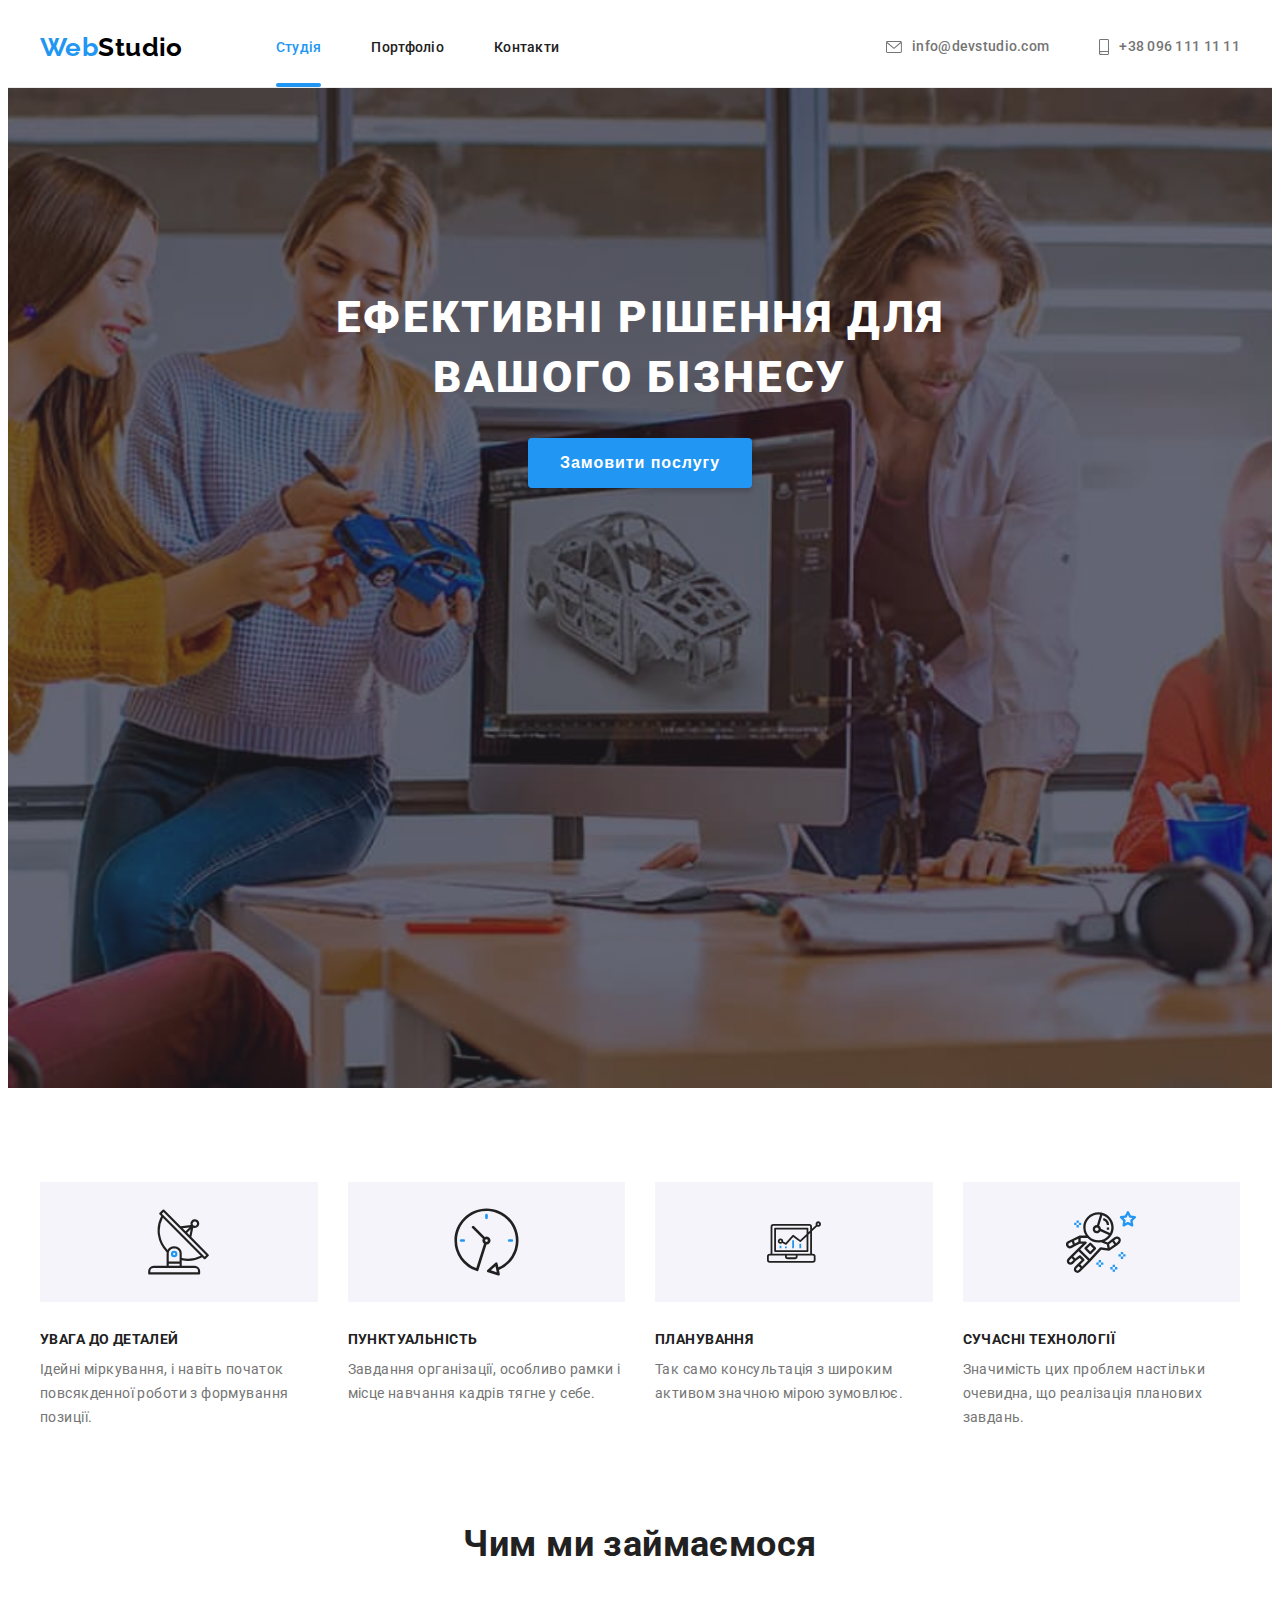
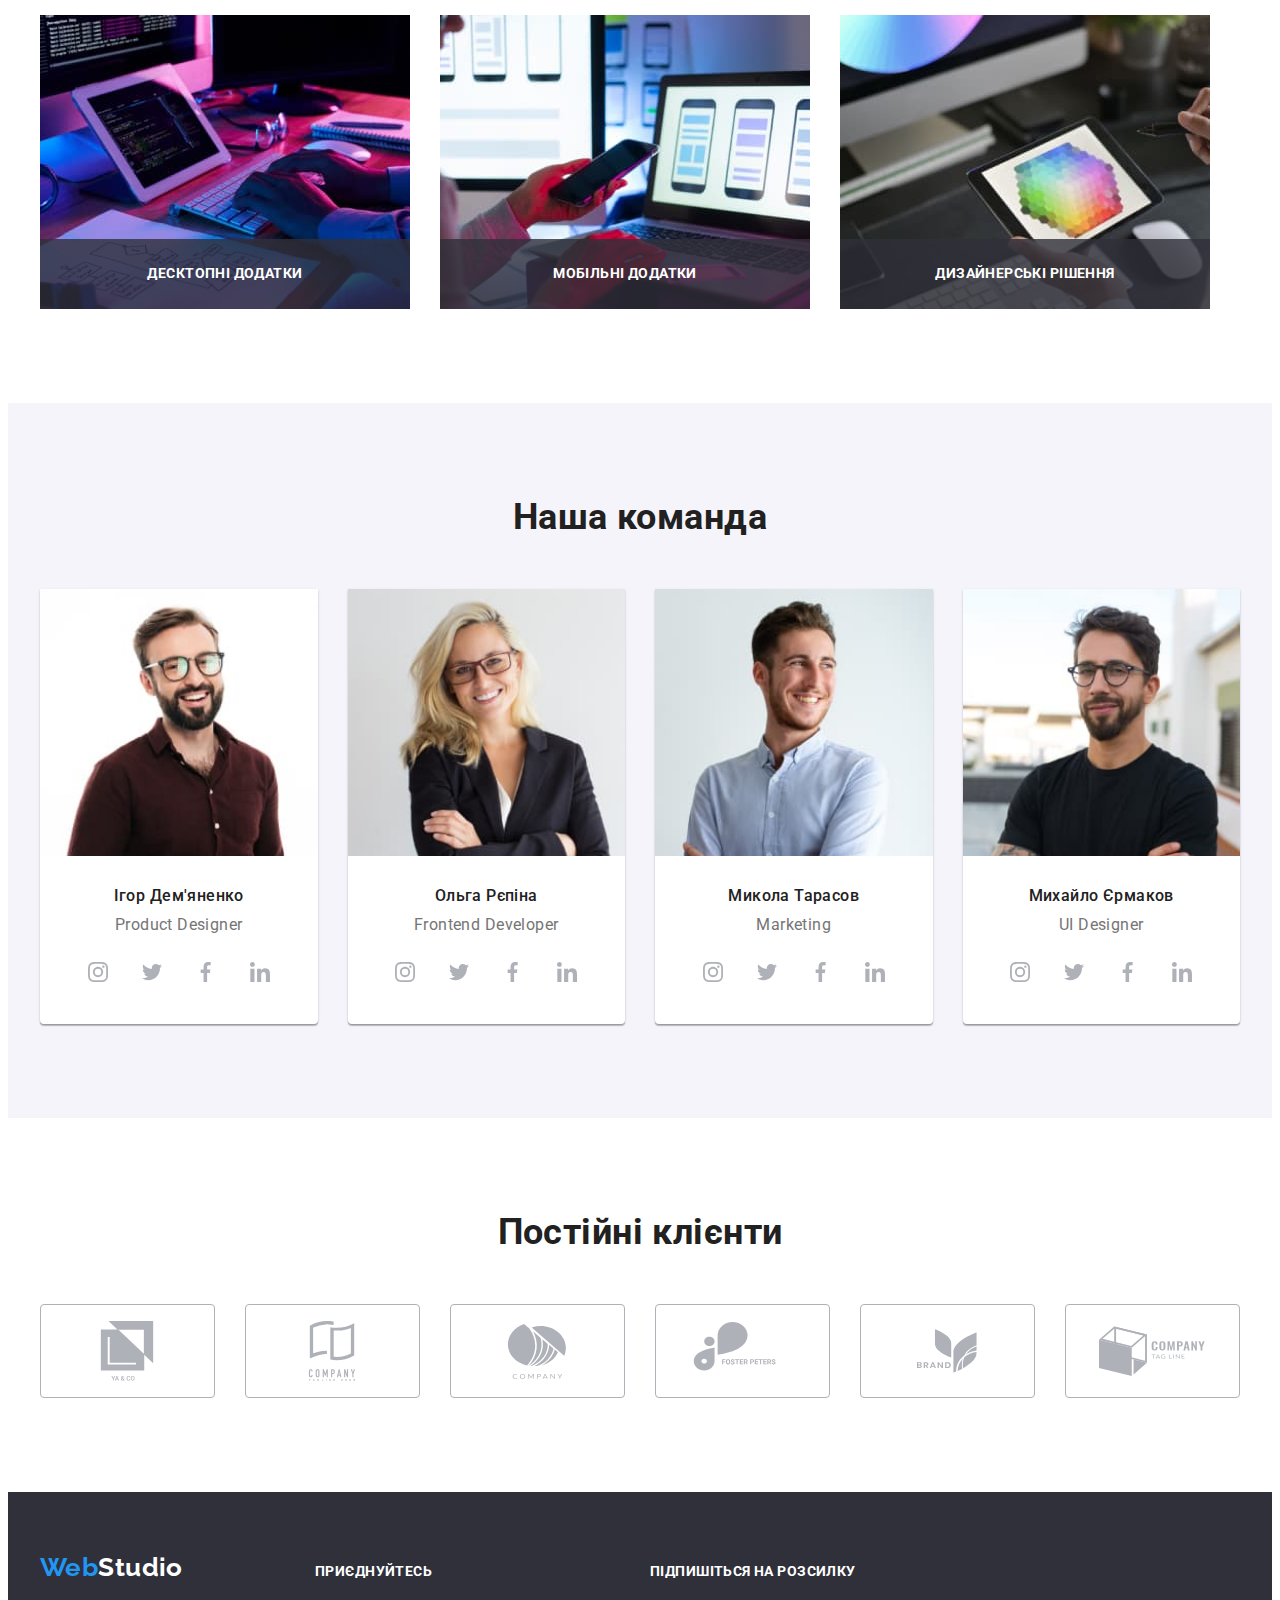
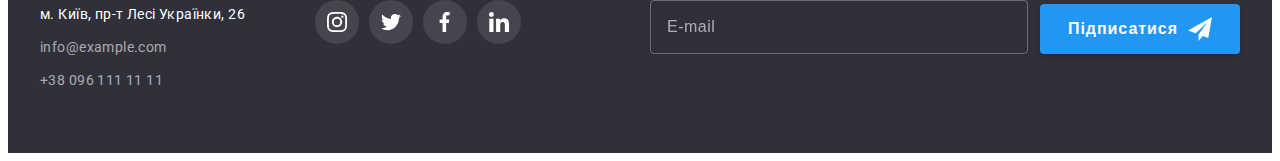
<file: index.html>
<!DOCTYPE html>
<html lang="uk">

<head>
  <meta charset="UTF-8" />
  <meta http-equiv="X-UA-Compatible" content="IE=edge" />
  <meta name="viewport" content="width=device-width, initial-scale=1.0" />
  <title>WebStudio</title>
  <link rel="preconnect" href="https://fonts.googleapis.com">
  <link rel="preconnect" href="https://fonts.gstatic.com" crossorigin>
  <link href="https://fonts.googleapis.com/css2?family=Raleway:wght@700&family=Roboto:wght@400;500;700;900&display=swap"
    rel="stylesheet">
  <link rel="stylesheet" href="https://cdnjs.cloudflare.com/ajax/libs/modern-normalize/1.1.0/modern-normalize.min.css"
    integrity="sha512-wpPYUAdjBVSE4KJnH1VR1HeZfpl1ub8YT/NKx4PuQ5NmX2tKuGu6U/JRp5y+Y8XG2tV+wKQpNHVUX03MfMFn9Q=="
    crossorigin="anonymous" referrerpolicy="no-referrer" />
  <link rel="stylesheet" href="./css/main.min.css">
</head>

<body>
  <!-- header -->

  <header class="header">
    <div class="container header__container">
      <nav class="navigation">
        <a class="logo navigation__logo link" href="./index.html">Web<span
            class="logo__label logo__label--black">Studio</span>
        </a>
        <button type="button" class="menu-open-btn" data-menu-open>
          <svg class="icon-menu-mob" width="24" height="18">
            <use href="./images/symbol-defs.svg#icon-menu-mob"></use>
          </svg>
        </button>
        <ul class="menu list">
          <li class="menu__item">
            <a class="menu__link link menu__inner" href="">Студія</a>
          </li>
          <li class="menu__item">
            <a class="menu__link link" href="./portfolio.html">Портфоліо</a>
          </li>
          <li class="menu__item">
            <a class="menu__link link" href="">Контакти</a>
          </li>
        </ul>
      </nav>
      <ul class="contacts list">
        <li>
          <a class="contacts__link link" href="mailto:info@devstudio.com">
            <svg class="contacts__icon" width="16" height="12">
              <use href="./images/symbol-defs.svg#icon-envelope"></use>
            </svg> info@devstudio.com</a>
        </li>
        <li>
          <a class="contacts__link link" href="tel:+380961111111">
            <svg class="contacts__icon" width="10" height="16">
              <use href="./images/symbol-defs.svg#icon-smartphone"></use>
            </svg>+38 096 111 11 11</a>
        </li>
      </ul>
    </div>
    <div class="mob-menu is-hidden" data-menu>
      <div class="mob-menu__container">
        <div class="mob-menu__top">
          <button type="button" class="mob-menu-close-btn" data-menu-close>
            <svg class="modal-icon-close" width="18" height="18">
              <use href="./images/symbol-defs.svg#icon-close-mob"></use>
            </svg>
          </button>
          <ul class="mob_menu-list list">
            <li class="mob_menu__item">
              <a class="mob_menu__link link menu__inner" href="">Студія</a>
            </li>
            <li class="mob_menu__item">
              <a class="mob_menu__link link" href="./portfolio.html">Портфоліо</a>
            </li>
            <li class="mob_menu__item">
              <a class="mob_menu__link link" href="">Контакти</a>
            </li>
          </ul>
        </div>
        <div class="mob-menu__bottom">
          <ul class="mob_contacts list">
            <li>
              <a class="mob_tel__link link" href="tel:+380961111111">
                +38 096 111 11 11</a>
            </li>
            <li>
              <a class="mob_mail__link link" href="mailto:info@devstudio.com">
                info@devstudio.com</a>
            </li>
          </ul>
          <ul class="mob_soc list">
            <li class="mob_soc__item">
              <a class="mob_soc__link link" href="">Instagram</a>
            </li>
            <span class="mob_soc__line"></span>
            <li class="mob_soc__item">
              <a class="mob_soc__link link" href="">Twitter</a>
            </li>
            <span class="mob_soc__line"></span>
            <li class="mob_soc__item">
              <a class="mob_soc__link link" href="">Facebook</a>
            </li>
            <span class="mob_soc__line"></span>
            <li class="mob_soc__item">
              <a class="mob_soc__link link" href="">LinkedIn</a>
            </li>
          </ul>
        </div>
      </div>
    </div>
  </header>

  <!-- main -->

  <main>
    <section class="hero section">
      <div class="container">
        <div class="hero__content">
          <h1 class="hero__title">Ефективні рішення для вашого бізнесу</h1>
          <button class="btn hero__btn" type="button" data-modal-open>Замовити послугу</button>
        </div>
      </div>
    </section>
    <section class="principies section">
      <div class="container">
        <h2 class="visually-hidden">our principies</h2>
        <ul class="principies__list list">
          <li class="principies__item">
            <div class="principies__background">
              <svg class="principies__icon" width="65" height="70">
                <use href="./images/symbol-defs.svg#icon-antenna"></use>
              </svg>
            </div>
            <h3 class="principies__title">УВАГА ДО ДЕТАЛЕЙ</h3>
            <p class="principies__text">
              Ідейні міркування, і навіть початок повсякденної роботи з формування позиції.
            </p>
          </li>
          <li class="principies__item">
            <div class="principies__background">
              <svg class="principies__icon" width="67" height="70">
                <use href="./images/symbol-defs.svg#icon-clock"></use>
              </svg>
            </div>
            <h3 class="principies__title">ПУНКТУАЛЬНІСТЬ</h3>
            <p class="principies__text">
              Завдання організації, особливо рамки і місце навчання кадрів тягне у себе.
            </p>
          </li>
          <li class="principies__item">
            <div class="principies__background">
              <svg class="principies__icon" width="70" height="54">
                <use href="./images/symbol-defs.svg#icon-diagram"></use>
              </svg>
            </div>
            <h3 class="principies__title">ПЛАНУВАННЯ</h3>
            <p class="principies__text">
              Так само консультація з широким активом значною мірою зумовлює.
            </p>
          </li>
          <li class="principies__item">
            <div class="principies__background">
              <svg class="principies__icon" width="70" height="70">
                <use href="./images/symbol-defs.svg#icon-astronaut"></use>
              </svg>
            </div>
            <h3 class="principies__title">
              СУЧАСНІ ТЕХНОЛОГІЇ
            </h3>
            <p class="principies__text">
              Значимість цих проблем настільки очевидна, що реалізація планових завдань.
            </p>
          </li>
        </ul>
      </div>
    </section>
    <section class="work section">
      <div class="container">
        <h2 class="section-title">Чим ми займаємося</h2>
        <ul class="work__list list">
          <li class="work__item">
            <img srcset="./images/what-we-do/box_1.jpg 1x, ./images/what-we-do/box_1_2x.jpg 2x"
              src="./images/what-we-do/box_1.jpg" alt="box1" width="370" height="294" />
            <div class="work__text">
              <span>
                Десктопні додатки
              </span>
            </div>
          </li>
          <li class="work__item">
            <img srcset="./images/what-we-do/box_2.jpg 1x, ./images/what-we-do/box_2_2x.jpg 2x"
              src="./images/what-we-do/box_2.jpg" alt="box2" width="370" height="294" />
            <div class="work__text">
              <span>
                Мобільні додатки
              </span>
            </div>
          </li>
          <li class="work__item">
            <img srcset="./images/what-we-do/box_3.jpg 1x, ./images/what-we-do/box_3_2x.jpg 2x"
              src="./images/what-we-do/box_3.jpg" alt="box3" width="370" height="294" />
            <div class="work__text">
              <span>
                Дизайнерські рішення
              </span>
            </div>
          </li>
        </ul>
      </div>
    </section>
    <section class="team section">
      <div class="container">
        <h2 class="section-title">Наша команда</h2>
        <ul class="team-list list">
          <li class="team-item">
            <picture>
              <source srcset="./images/our-team/team_1.jpg 1x, 
              ./images/our-team/team_1_2x.jpg 2x " media="(min-width: 1200px)" />
              <source srcset="
              ./images/our-team/team_1_tablet.jpg 1x, 
              ./images/our-team/team_1_tablet2x.jpg 2x " media="(min-width: 768px)" />
              <source srcset="
              ./images/our-team/team_1_mob.jpg 1x, 
              ./images/our-team/team_1_mob2x.jpg 2x " media="(max-width: 767px)" />
              <img src="../images/our-team/team_1.jpg" alt="team_1" />
            </picture>
            <div class="team-content">
              <h3 class="team-name">Ігор Дем'яненко</h3>
              <p class="team-text">Product Designer</p>
              <ul class="team-soc-list list">
                <li class="team-soc-item">
                  <a class="team-soc-link" href=""><svg class="team-soc-icon" width="20" height="20">
                      <use href="./images/symbol-defs.svg#icon-instagram"></use>
                    </svg>
                  </a>
                </li>
                <li class="team-soc-item">
                  <a class="team-soc-link" href="">
                    <svg class="team-soc-icon" width="20" height="20">
                      <use href="./images/symbol-defs.svg#icon-twitter">
                      </use>
                    </svg>
                  </a>
                </li>
                <li class="team-soc-item">
                  <a class="team-soc-link" href="">
                    <svg class="team-soc-icon" width="20" height="20">
                      <use href="./images/symbol-defs.svg#icon-facebook">
                      </use>
                    </svg>
                  </a>
                </li>
                <li class="team-soc-item">
                  <a class="team-soc-link" href="">
                    <svg class="team-soc-icon" width="20" height="20">
                      <use href="./images/symbol-defs.svg#icon-linkedin">
                      </use>
                    </svg>
                  </a>
                </li>
              </ul>
            </div>
          </li>
          <li class="team-item">
            <picture>
              <source srcset="
                          ./images/our-team/team_2.jpg 1x, 
                          ./images/our-team/team_2_2x.jpg 2x " media="(min-width: 1200px)" />
              <source srcset="
                          ./images/our-team/team_2_tablet.jpg 1x, 
                          ./images/our-team/team_2_tablet2x.jpg 2x " media="(min-width: 768px)" />
              <source srcset="
                          ./images/our-team/team_2_mob.jpg 1x, 
                          ./images/our-team/team_2_mob2x.jpg 2x " media="(max-width: 767px)" />
              <img src="./images/our-team/team_2.jpg" alt="team_1" />
            </picture>
            <div class="team-content">
              <h3 class="team-name">Ольга Рєпіна</h3>
              <p class="team-text">Frontend Developer</p>
              <ul class="team-soc-list list">
                <li class="team-soc-item">
                  <a class="team-soc-link" href=""><svg class="team-soc-icon" width="20" height="20">
                      <use href="./images/symbol-defs.svg#icon-instagram"></use>
                    </svg>
                  </a>
                </li>
                <li class="team-soc-item">
                  <a class="team-soc-link" href="">
                    <svg class="team-soc-icon" width="20" height="20">
                      <use href="./images/symbol-defs.svg#icon-twitter">
                      </use>
                    </svg>
                  </a>
                </li>
                <li class="team-soc-item">
                  <a class="team-soc-link" href="">
                    <svg class="team-soc-icon" width="20" height="20">
                      <use href="./images/symbol-defs.svg#icon-facebook">
                      </use>
                    </svg>
                  </a>
                </li>
                <li class="team-soc-item">
                  <a class="team-soc-link" href="">
                    <svg class="team-soc-icon" width="20" height="20">
                      <use href="./images/symbol-defs.svg#icon-linkedin">
                      </use>
                    </svg>
                  </a>
                </li>
              </ul>
            </div>
          </li>
          <li class="team-item">
            <picture>
              <source srcset="
                          ./images/our-team/team_3.jpg 1x, 
                          ./images/our-team/team_3_2x.jpg 2x " media="(min-width: 1200px)" />
              <source srcset="
                          ./images/our-team/team_3_tablet.jpg 1x, 
                          ./images/our-team/team_3_tablet2x.jpg 2x " media="(min-width: 768px)" />
              <source srcset="
                          ./images/our-team/team_3_mob.jpg 1x, 
                          ./images/our-team/team_3_mob2x.jpg 2x " media="(max-width: 767px)" />
              <img src="./images/our-team/team_3.jpg" alt="team_1" />
            </picture>
            <div class="team-content">
              <h3 class="team-name">Микола Тарасов</h3>
              <p class="team-text">Marketing</p>
              <ul class="team-soc-list list">
                <li class="team-soc-item">
                  <a class="team-soc-link" href=""><svg class="team-soc-icon" width="20" height="20">
                      <use href="./images/symbol-defs.svg#icon-instagram"></use>
                    </svg>
                  </a>
                </li>
                <li class="team-soc-item">
                  <a class="team-soc-link" href="">
                    <svg class="team-soc-icon" width="20" height="20">
                      <use href="./images/symbol-defs.svg#icon-twitter">
                      </use>
                    </svg>
                  </a>
                </li>
                <li class="team-soc-item">
                  <a class="team-soc-link" href="">
                    <svg class="team-soc-icon" width="20" height="20">
                      <use href="./images/symbol-defs.svg#icon-facebook">
                      </use>
                    </svg>
                  </a>
                </li>
                <li class="team-soc-item">
                  <a class="team-soc-link" href="">
                    <svg class="team-soc-icon" width="20" height="20">
                      <use href="./images/symbol-defs.svg#icon-linkedin">
                      </use>
                    </svg>
                  </a>
                </li>
              </ul>
            </div>
          </li>
          <li class="team-item">
            <picture>
              <source srcset="
                          ./images/our-team/team_4.jpg 1x, 
                          ./images/our-team/team_4_2x.jpg 2x " media="(min-width: 1200px)" />
              <source srcset="
                          ./images/our-team/team_4_tablet.jpg 1x, 
                          ./images/our-team/team_4_tablet2x.jpg 2x " media="(min-width: 768px)" />
              <source srcset="
                          ./images/our-team/team_4_mob.jpg 1x, 
                          ./images/our-team/team_4_mob2x.jpg 2x " media="(max-width: 767px)" />
              <img src="./images/our-team/team_4.jpg" alt="team_1" width="450px" />
            </picture>
            <div class="team-content">
              <h3 class="team-name">Михайло Єрмаков</h3>
              <p class="team-text">UI Designer</p>
              <ul class="team-soc-list list">
                <li class="team-soc-item">
                  <a class="team-soc-link" href=""><svg class="team-soc-icon" width="20" height="20">
                      <use href="./images/symbol-defs.svg#icon-instagram"></use>
                    </svg>
                  </a>
                </li>
                <li class="team-soc-item">
                  <a class="team-soc-link" href="">
                    <svg class="team-soc-icon" width="20" height="20">
                      <use href="./images/symbol-defs.svg#icon-twitter">
                      </use>
                    </svg>
                  </a>
                </li>
                <li class="team-soc-item">
                  <a class="team-soc-link" href="">
                    <svg class="team-soc-icon" width="20" height="20">
                      <use href="./images/symbol-defs.svg#icon-facebook">
                      </use>
                    </svg>
                  </a>
                </li>
                <li class="team-soc-item">
                  <a class="team-soc-link" href="">
                    <svg class="team-soc-icon" width="20" height="20">
                      <use href="./images/symbol-defs.svg#icon-linkedin">
                      </use>
                    </svg>
                  </a>
                </li>
              </ul>
            </div>
          </li>
        </ul>
      </div>
      </div>
    </section>
    <section class="clients section">
      <div class="container">
        <h2 class="section-title">Постійні клієнти</h2>
        <ul class="clients-icon-group list">
          <li class="clients-item">
            <a class="clients-icon-link" href=""> <svg class="clients-icon" width="106" height="60">
                <use href="./images/symbol-defs.svg#icon-client-1"></use>
              </svg>
            </a>
          </li>
          <li class="clients-item">
            <a class="clients-icon-link" href=""> <svg class="clients-icon" width="106" height="60">
                <use href="./images/symbol-defs.svg#icon-client-2"></use>
              </svg>
            </a>
          </li>
          <li class="clients-item">
            <a class="clients-icon-link" href=""> <svg class="clients-icon" width="106" height="60">
                <use href="./images/symbol-defs.svg#icon-client-3"></use>
              </svg>
            </a>
          </li>
          <li class="clients-item">
            <a class="clients-icon-link" href=""> <svg class="clients-icon" width="106" height="60">
                <use href="./images/symbol-defs.svg#icon-client-4"></use>
              </svg>
            </a>
          </li>
          <li class="clients-item">
            <a class="clients-icon-link" href=""> <svg class="clients-icon" width="106" height="60">
                <use href="./images/symbol-defs.svg#icon-client-5"></use>
              </svg>
            </a>
          </li>
          <li class="clients-item">
            <a class="clients-icon-link" href=""> <svg class="clients-icon" width="106" height="60">
                <use href="./images/symbol-defs.svg#icon-client-6"></use>
              </svg>
            </a>
          </li>
        </ul>
      </div>
    </section>
  </main>

  <!-- footer -->

  <footer class="footer">
    <div class="container">
      <div class="footer-tablet">
        <div class="footer-contact">
          <a class="footer-logo link" href="./index.html">Web<span class="footer-logo-studio">Studio</span>
          </a>
          <address class="footer-adress">
            <ul class="footer-list list">
              <li class="footer-item">
                <a class="map link" href="https://goo.gl/maps/e1kzpUuALeePTq5k7" target="_blank"
                  rel="noopener noreferrer nofollow">м. Київ, пр-т Лесі Українки, 26</a>
              </li>
              <li class="footer-item">
                <a class="footer-tel link" href="mailto:info@example.com">info@example.com</a>
              </li>
              <li class="footer-item-tel">
                <a class="footer-tel link" href="tel:+12127724150">+38 096 111 11 11</a>
              </li>
            </ul>
          </address>
        </div>
        <div class="footer-soc">
          <p class="footer-soc-text">приєднуйтесь</p>
          <ul class="footer-soc-list list">
            <li class="footer-soc-item"><a class="footer-soc-link" href="">
                <svg class="footer-soc-icon" width="20" height="20">
                  <use href="./images/symbol-defs.svg#icon-instagram">
                  </use>
                </svg>
              </a></li>
            <li class="footer-soc-item"><a class="footer-soc-link" href="">
                <svg class="footer-soc-icon" width="20" height="20">
                  <use href="./images/symbol-defs.svg#icon-twitter">
                  </use>
                </svg>
              </a></li>
            <li class="footer-soc-item"><a class="footer-soc-link" href="">
                <svg class="footer-soc-icon" width="20" height="20">
                  <use href="./images/symbol-defs.svg#icon-facebook">
                  </use>
                </svg>
              </a></li>
            <li class="footer-soc-item"><a class="footer-soc-link" href="">
                <svg class="footer-soc-icon" width="20" height="20">
                  <use href="./images/symbol-defs.svg#icon-linkedin">
                  </use>
                </svg>
              </a></li>
          </ul>
        </div>
      </div>
      <form>
        <div class="subscription footer-soc">
          <div>
            <p class="footer-soc-text">підпишіться на розсилку</p>
            <label>
              <input type="email" class="footer-subscribe" name="subscribe" placeholder="E-mail">
            </label>
          </div>
          <div>
            <button class="subscribe-btn" type="submit">Підписатися
              <svg class="icon-send" width="24" height="24">
                <use href="./images/symbol-defs.svg#icon-send">
                </use>
              </svg>
            </button>
          </div>
        </div>
      </form>
    </div>
  </footer>
  <div class="backdrop is-hidden" data-modal>
    <div class="modal">
      <button type="button" class="modal-btn" data-modal-close>
        <svg class="modal-icon-close" width="18" height="18">
          <use href="./images/symbol-defs.svg#icon-close"></use>
        </svg>
      </button>
      <p class="modal-title">Залиште свої дані, ми вам передзвонимо</p>
      <form>
        <label class="modal-field">
          <span class="modal-label-text">Ім'я</span>
          <span class="modal-input-wrap">
            <input type="text" class="modal-input" name="user-name" required>
            <svg class="modal-input-icon" width="18" height="18">
              <use href="./images/symbol-defs.svg#icon-person-black"></use>
            </svg>
          </span>
        </label>
        <label class="modal-field">
          <span class="modal-label-text">Телефон</span>
          <span class="modal-input-wrap">
            <input type="tel" class="modal-input" name="user-tel" required>
            <svg class="modal-input-icon" width="18" height="18">
              <use href="./images/symbol-defs.svg#icon-phone-black"></use>
            </svg>
          </span>
        </label>
        <label class="modal-field">
          <span class="modal-label-text">Пошта</span>
          <span class="modal-input-wrap">
            <input type="email" class="modal-input" name="user-email" required>
            <svg class="modal-input-icon" width="18" height="18">
              <use href="./images/symbol-defs.svg#icon-email-black"></use>
            </svg>
          </span>
        </label>
        <label class="modal-field-area">
          <span class="modal-label-text">Коментар</span>
          <textarea name="comment" class="modal-area" placeholder="Введіть текст"></textarea>
        </label>

        <div class="modal-privacy">
          <input type="checkbox" class="checkbox visually-hidden" name="privacy" value="true" required id="privacy">
          <label for="privacy" class="check-text">

            <span>
              <svg class="icon-check1" width="16" height="15">
                <use href="./images/symbol-defs.svg#icon-check1"></use>
              </svg>
            </span>
            Погоджуюся з розсилкою та приймаю &nbsp<a href=""> Умови договору </a>

          </label>
        </div>
        <div class="modal-btn-wrap">
          <button type="submit" class="modal-button">Відправити</button>
        </div>

      </form>
    </div>
  </div>
  <script src="./js/modal.js"></script>
  <script src="./js/menu.js"></script>
</body>

</html>
</file>
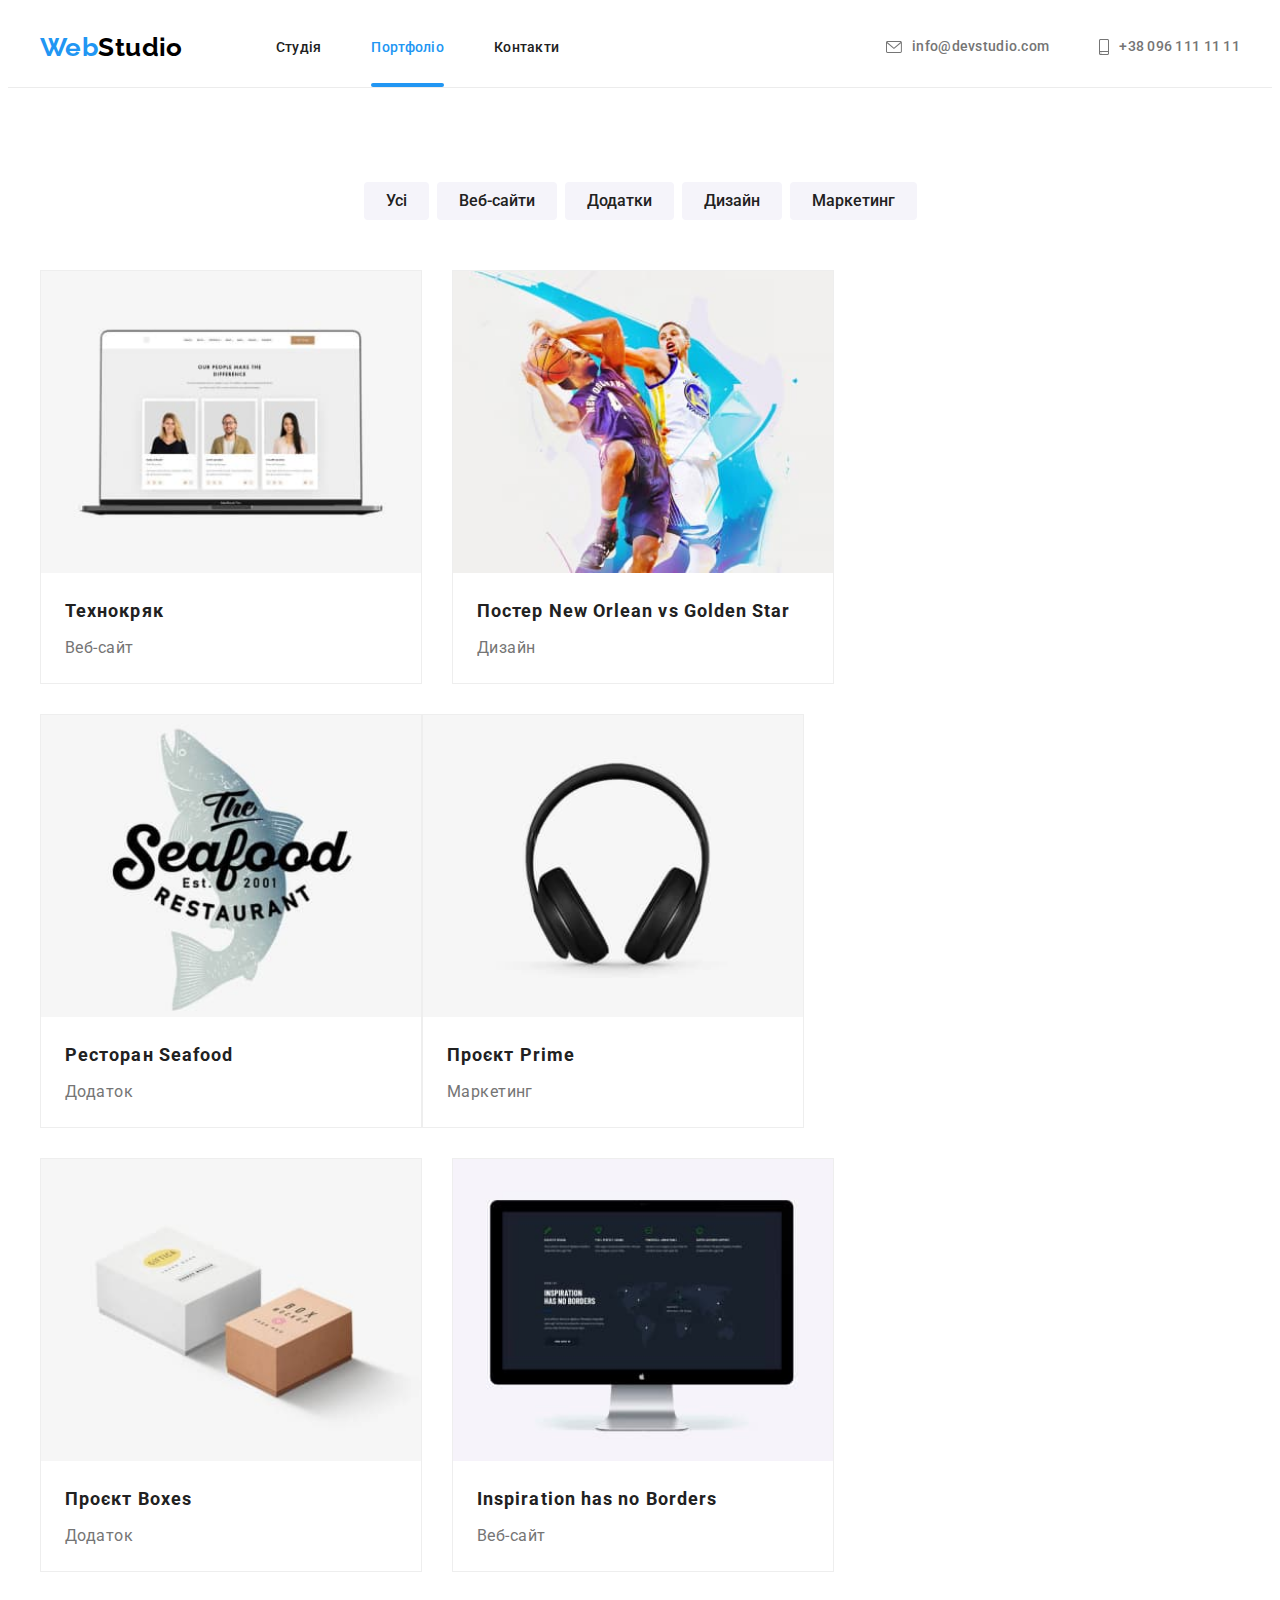
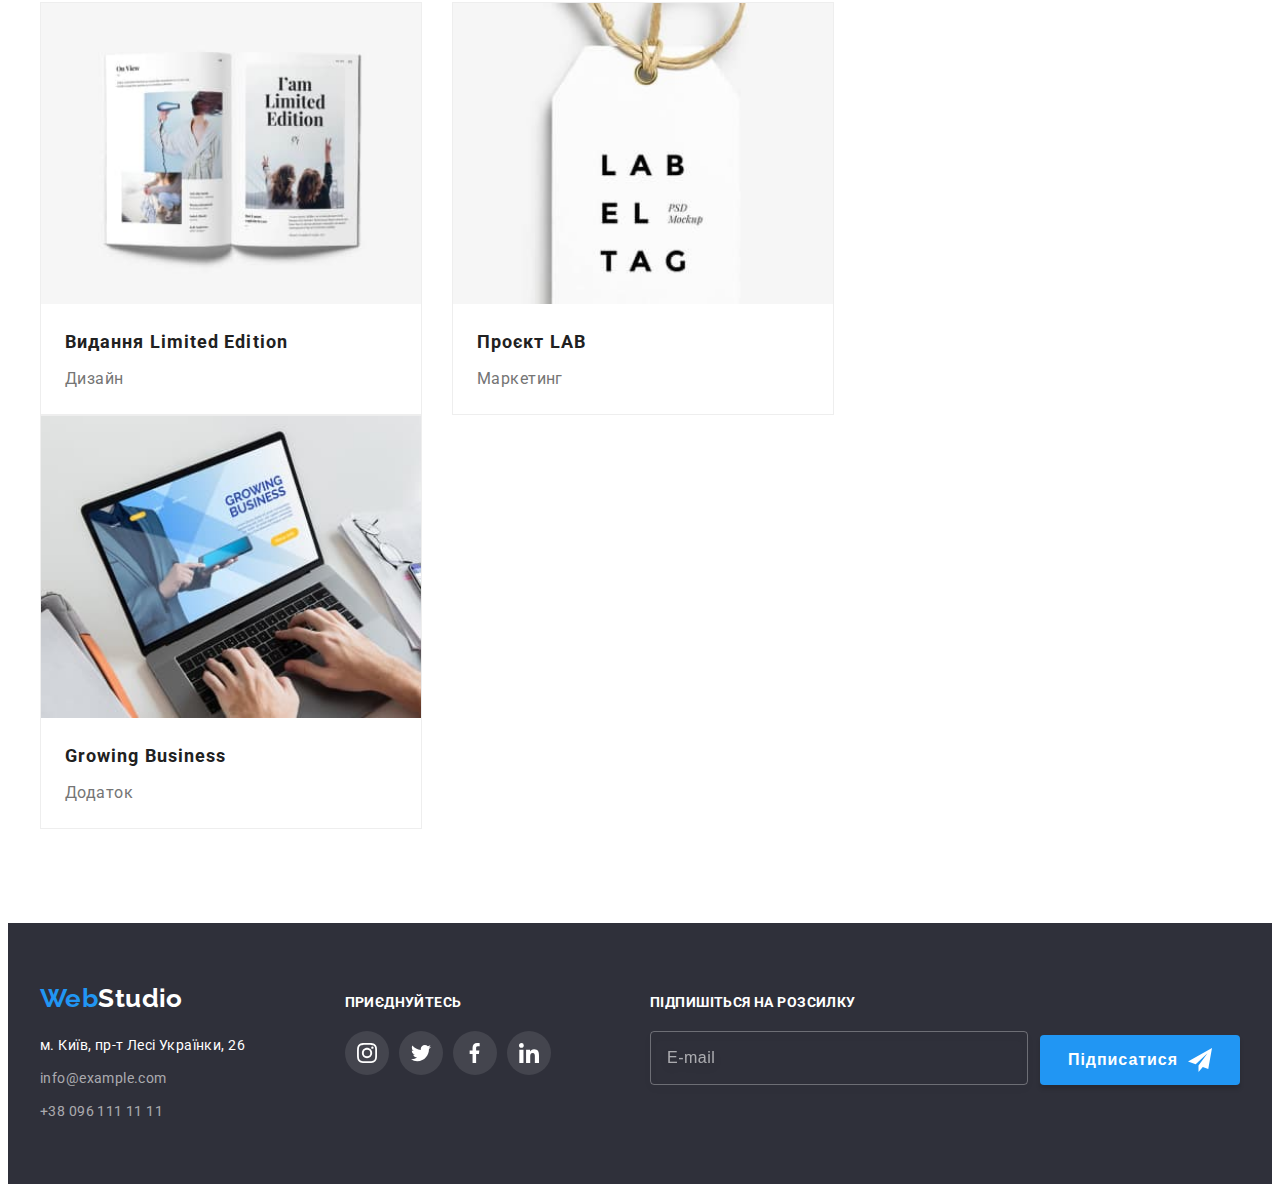
<file: portfolio.html>
<!DOCTYPE html>
<html lang="uk">

<head>
    <meta charset="UTF-8" />
    <meta http-equiv="X-UA-Compatible" content="IE=edge" />
    <meta name="viewport" content="width=device-width, initial-scale=1.0" />
    <title>WebStudio</title>
    <link rel="preconnect" href="https://fonts.googleapis.com">
    <link rel="preconnect" href="https://fonts.gstatic.com" crossorigin>
    <link
        href="https://fonts.googleapis.com/css2?family=Raleway:wght@700;900&family=Roboto:wght@400;500;700&display=swap"
        rel="stylesheet">
    <link rel="stylesheet" href="https://cdnjs.cloudflare.com/ajax/libs/modern-normalize/1.1.0/modern-normalize.min.css"
        integrity="sha512-wpPYUAdjBVSE4KJnH1VR1HeZfpl1ub8YT/NKx4PuQ5NmX2tKuGu6U/JRp5y+Y8XG2tV+wKQpNHVUX03MfMFn9Q=="
        crossorigin="anonymous" referrerpolicy="no-referrer" />
    <link rel="stylesheet" href="./css/main.min.css">
</head>

<body>
    <!-- header -->
    <!-- <header class="header">
        <div class="container header__container">
            <nav class="navigation">
                <a class="logo navigation__logo link" href="./index.html">Web<span
                        class="logo__label--black">Studio</span>
                </a>
                <ul class="nav-list list">
                    <li class="nav-item">
                        <a class="nav-link link " href="./index.html">Студія</a>
                    </li>
                    <li class="nav-item">
                        <a class="nav-link link nav-inner" href="./portfolio.html">Портфоліо</a>
                    </li>
                    <li class="nav-item">
                        <a class="nav-link link" href="">Контакти</a>
                    </li>
                </ul>
            </nav>
            <ul class="nav-list list">
                <li class="nav-envelop">
                    <a class="contact-link link" href="mailto:info@devstudio.com">
                        <svg class="contact-link-icon" width="16" height="12">
                            <use href="./images/symbol-defs.svg#icon-envelope"></use>
                        </svg> info@devstudio.com</a>
                </li>
                <li>
                    <a class="contact-link link" href="tel:+380961111111">
                        <svg class="contact-link-icon" width="10" height="16">
                            <use href="./images/symbol-defs.svg#icon-smartphone"></use>
                        </svg>+38 096 111 11 11</a>
                </li>
            </ul>
        </div>
    </header> -->
    <header class="header">
        <div class="container header__container">
            <nav class="navigation">
                <a class="logo navigation__logo link" href="./index.html">Web<span
                        class="logo__label--black">Studio</span>
                </a>
                <ul class="menu list">
                    <li class="menu__item">
                        <a class="menu__link link" href="./index.html">Студія</a>
                    </li>
                    <li class="menu__item">
                        <a class="menu__link link  menu__inner" href="./portfolio.html">Портфоліо</a>
                    </li>
                    <li class="menu__item">
                        <a class="menu__link link" href="">Контакти</a>
                    </li>
                </ul>
            </nav>
            <ul class="contacts list">
                <li>
                    <a class="contacts__link link" href="mailto:info@devstudio.com">
                        <svg class="contacts__icon" width="16" height="12">
                            <use href="./images/symbol-defs.svg#icon-envelope"></use>
                        </svg> info@devstudio.com</a>
                </li>
                <li>
                    <a class="contacts__link link" href="tel:+380961111111">
                        <svg class="contacts__icon" width="10" height="16">
                            <use href="./images/symbol-defs.svg#icon-smartphone"></use>
                        </svg>+38 096 111 11 11</a>
                </li>
            </ul>
        </div>
    </header>
    <!-- main -->
    <main>
        <section class="portfolio section">
            <div class="container">
                <h1 class="visually-hidden">Портфоліо</h1>
                <ul class="filter-list">
                    <li class="list"><button class="filter-btn" type="button">Усі</button></li>
                    <li class="list"><button class="filter-btn" type="button">Веб-сайти</button></li>
                    <li class="list"><button class="filter-btn" type="button">Додатки</button></li>
                    <li class="list"><button class="filter-btn" type="button">Дизайн</button></li>
                    <li class="list"><button class="filter-btn" type="button">Маркетинг</button></li>
                </ul>
                <ul class="portfolio-list">
                    <li class="portfolio-item list">
                        <a class="link" href="">
                            <div class="portfolio-wrap">
                                <img src="./images/portfolio/project1.jpg" alt="project1" width="370" height="294">
                                <p class="portfolio-top-text">
                                    Ресурс пропонує комплексні пропозиції з різним рівнем функціоналу та сервісів. Все
                                    це
                                    дозволить відвідувачу отримати
                                    вичерпні відомості про компанію чи приватну особу.
                                </p>
                            </div>
                            <div class="portfolio-content">
                                <h2 class="portfolio-title">Технокряк</h3>
                                    <p class="portfolio-text">Веб-сайт</p>
                            </div>
                        </a>
                    </li>
                    <li class="portfolio-item list">
                        <a class="link" href="">
                            <div class="portfolio-wrap">
                                <img src="./images/portfolio/project2.jpg" alt="project2" width="370" height="294">
                                <p class="portfolio-top-text">
                                    Ресурс пропонує комплексні пропозиції з різним рівнем функціоналу та сервісів. Все
                                    це
                                    дозволить відвідувачу отримати
                                    вичерпні відомості про компанію чи приватну особу.
                                </p>
                            </div>
                            <div class="portfolio-content">
                                <h2 class="portfolio-title">Постер New Orlean vs Golden Star</h3>
                                    <p class="portfolio-text">Дизайн</p>
                            </div>
                        </a>
                    </li>
                    <li class="portfolio-item list">
                        <a class="link" href="">
                            <div class="portfolio-wrap">
                                <img src="./images/portfolio/project3.jpg" alt="project3" width="370" height="294">
                                <p class="portfolio-top-text">
                                    Ресурс пропонує комплексні пропозиції з різним рівнем функціоналу та сервісів. Все
                                    це
                                    дозволить відвідувачу отримати
                                    вичерпні відомості про компанію чи приватну особу.
                                </p>
                            </div>
                            <div class="portfolio-content">
                                <h2 class="portfolio-title">Ресторан Seafood</h3>
                                    <p class="portfolio-text">Додаток</p>
                            </div>
                        </a>
                    </li>
                    <li class="portfolio-item list">
                        <a class="link" href="">
                            <div class="portfolio-wrap">
                                <img src="./images/portfolio/project4.jpg" alt="project4" width="370" height="294">
                                <p class="portfolio-top-text">
                                    Ресурс пропонує комплексні пропозиції з різним рівнем функціоналу та сервісів. Все
                                    це
                                    дозволить відвідувачу отримати
                                    вичерпні відомості про компанію чи приватну особу.
                                </p>
                            </div>
                            <div class="portfolio-content">
                                <h2 class="portfolio-title">Проєкт Prime</h3>
                                    <p class="portfolio-text">Маркетинг</p>
                            </div>
                        </a>
                    </li>
                    <li class="portfolio-item list">
                        <a class="link" href="">
                            <div class="portfolio-wrap">
                                <img src="./images/portfolio/project5.jpg" alt="project5" width="370" height="294">
                                <p class="portfolio-top-text">
                                    Ресурс пропонує комплексні пропозиції з різним рівнем функціоналу та сервісів. Все
                                    це
                                    дозволить відвідувачу отримати
                                    вичерпні відомості про компанію чи приватну особу.
                                </p>
                            </div>
                            <div class="portfolio-content">
                                <h2 class="portfolio-title">Проєкт Boxes</h3>
                                    <p class="portfolio-text">Додаток</p>
                            </div>
                        </a>
                    </li>
                    <li class="portfolio-item list">
                        <a class="link" href="">
                            <div class="portfolio-wrap">
                                <img src="./images/portfolio/project6.jpg" alt="project6" width="370" height="294">
                                <p class="portfolio-top-text">
                                    Ресурс пропонує комплексні пропозиції з різним рівнем функціоналу та сервісів. Все
                                    це
                                    дозволить відвідувачу отримати
                                    вичерпні відомості про компанію чи приватну особу.
                                </p>
                            </div>
                            <div class="portfolio-content">
                                <h2 class="portfolio-title">Inspiration has no Borders</h3>
                                    <p class="portfolio-text">Веб-сайт</p>
                            </div>
                        </a>
                    </li>
                    <li class="portfolio-item list">
                        <a class="link" href="">
                            <div class="portfolio-wrap">
                                <img src="./images/portfolio/project7.jpg" alt="project7" width="370" height="294">
                                <p class="portfolio-top-text">
                                    Ресурс пропонує комплексні пропозиції з різним рівнем функціоналу та сервісів. Все
                                    це
                                    дозволить відвідувачу отримати
                                    вичерпні відомості про компанію чи приватну особу.
                                </p>
                            </div>
                            <div class="portfolio-content">
                                <h2 class="portfolio-title">Видання Limited Edition</h3>
                                    <p class="portfolio-text">Дизайн</p>
                            </div>
                        </a>
                    </li>
                    <li class="portfolio-item list">
                        <a class="link" href="">
                            <div class="portfolio-wrap">
                                <img src="./images/portfolio/project8.jpg" alt="project8" width="370" height="294">
                                <p class="portfolio-top-text">
                                    Ресурс пропонує комплексні пропозиції з різним рівнем функціоналу та сервісів. Все
                                    це
                                    дозволить відвідувачу отримати
                                    вичерпні відомості про компанію чи приватну особу.
                                </p>
                            </div>
                            <div class="portfolio-content">
                                <h2 class="portfolio-title">Проєкт LAB</h3>
                                    <p class="portfolio-text">Маркетинг</p>
                            </div>
                        </a>
                    </li>
                    <li class="portfolio-item list">
                        <a class="link" href="">
                            <div class="portfolio-wrap">
                                <img src="./images/portfolio/project9.jpg" alt="project9" width="370" height="294">
                                <p class="portfolio-top-text">
                                    Ресурс пропонує комплексні пропозиції з різним рівнем функціоналу та сервісів. Все
                                    це
                                    дозволить відвідувачу отримати
                                    вичерпні відомості про компанію чи приватну особу.
                                </p>
                            </div>
                            <div class="portfolio-content">
                                <h2 class="portfolio-title">Growing Business</h3>
                                    <p class="portfolio-text">Додаток</p>
                            </div>
                        </a>
                    </li>
                </ul>
        </section>
        </div>
    </main>
    <!-- footer -->
    <footer class="footer">
        <div class="container">
            <div>
                <a class="footer-logo link" href="./index.html">Web<span class="footer-logo-studio">Studio</span>
                </a>
                <address class="footer-adress">
                    <ul class="footer-list list">
                        <li class="footer-item">
                            <a class="map link" href="https://goo.gl/maps/e1kzpUuALeePTq5k7" target="_blank"
                                rel="noopener noreferrer nofollow">м. Київ, пр-т Лесі Українки, 26</a>
                        </li>
                        <li class="footer-item">
                            <a class="footer-tel link" href="mailto:info@example.com">info@example.com</a>
                        </li>
                        <li class="footer-item-tel">
                            <a class="footer-tel link" href="tel:+12127724150">+38 096 111 11 11</a>
                        </li>
                    </ul>
                </address>
            </div>
            <div class="footer-soc">
                <p class="footer-soc-text">приєднуйтесь</p>
                <ul class="footer-soc-list list">
                    <li class="footer-soc-item"><a class="footer-soc-link" href="">
                            <svg class="footer-soc-icon" width="20" height="20">
                                <use href="./images/symbol-defs.svg#icon-instagram">
                                </use>
                            </svg>
                        </a></li>
                    <li class="footer-soc-item"><a class="footer-soc-link" href="">
                            <svg class="footer-soc-icon" width="20" height="20">
                                <use href="./images/symbol-defs.svg#icon-twitter">
                                </use>
                            </svg>
                        </a></li>
                    <li class="footer-soc-item"><a class="footer-soc-link" href="">
                            <svg class="footer-soc-icon" width="20" height="20">
                                <use href="./images/symbol-defs.svg#icon-facebook">
                                </use>
                            </svg>
                        </a></li>
                    <li class="footer-soc-item"><a class="footer-soc-link" href="">
                            <svg class="footer-soc-icon" width="20" height="20">
                                <use href="./images/symbol-defs.svg#icon-linkedin">
                                </use>
                            </svg>
                        </a></li>
                </ul>
            </div>
            <div class="subscription footer-soc">
                <div>
                    <p class="footer-soc-text">підпишіться на розсилку</p>
                    <label>
                        <input type="email" class="footer-subscribe" name="subscribe" placeholder="E-mail">
                    </label>
                </div>
                <div>
                    <button class="subscribe-btn" type="button">Підписатися
                        <svg class="icon-send" width="24" height="24">
                            <use href="./images/symbol-defs.svg#icon-send">
                            </use>
                        </svg>
                    </button>
                </div>
            </div>
        </div>
    </footer>
</body>

</html>
</file>
<file: css/main.min.css>
:root{--main-text-color: #757575;--second-title-color: #212121;--accent-color: #2196f3;--main-title-color: #ffffff;--second-background: #2f303a;--team-background: #f5f4fa;--hero-gradient: linear-gradient(to right, rgba(47, 48, 58, 0.4), rgba(47, 48, 58, 0.4))}.visually-hidden{position:absolute;white-space:nowrap;width:1px;height:1px;overflow:hidden;border:0;padding:0;clip:rect(0 0 0 0);-webkit-clip-path:inset(50%);clip-path:inset(50%);margin:-1px}p,h1,h2,h3,h4,h5,h6{margin:0}ul,ol{margin:0;padding-left:0}button{cursor:pointer}address{font-style:normal}.list{list-style:none}.link{text-decoration:none}img{display:block;width:100%;height:auto}body{font-family:"Roboto",sans-serif;letter-spacing:.03em;font-size:14px;color:var(--main-text-color)}.no-scroll{overflow:hidden}.container{width:100%;padding-left:15px;padding-right:15px;margin:0 auto}@media screen and (min-width: 480px){.container{width:480px}}@media screen and (min-width: 768px){.container{width:768px}}@media screen and (min-width: 1200px){.container{width:1200px}}.section{padding-top:60px;padding-bottom:60px}@media screen and (min-width: 1200px){.section{padding-top:94px;padding-bottom:94px}}.section-title{font-weight:700;font-size:28px;line-height:1.17;text-align:center;color:var(--second-title-color);margin-bottom:30px}@media screen and (min-width: 1200px){.section-title{font-size:36px;line-height:1.16;margin-bottom:50px}}.backdrop{position:fixed;top:0;width:100%;height:100%;background-color:rgba(0,0,0,.2);transition:opacity 250ms linear,visibility 250ms linear}.backdrop.is-hidden .modal{transform:translate(-50%, -50%) scaleX(0)}.modal{background-color:#fff;box-shadow:0px 1px 3px rgba(0,0,0,.12),0px 1px 1px rgba(0,0,0,.14),0px 2px 1px rgba(0,0,0,.2);border-radius:4px;min-height:581px;position:absolute;top:50%;left:50%;transform:translate(-50%, -50%) scaleX(1);transition:transform 250ms linear;padding:40px 20px}@media screen and (max-width: 479px){.modal{width:95%}}@media screen and (min-width: 480px){.modal{width:450px;padding:40px}}@media screen and (min-width: 1200px){.modal{width:528px}}.modal-btn{width:30px;height:30px;border:1px solid;border-color:rgba(0,0,0,.1019607843);border-radius:50%;background-color:rgba(0,0,0,0);position:absolute;right:8px;top:8px;display:flex;align-items:center;justify-content:center}.modal-btn:hover{fill:var(--accent-color)}.is-hidden{opacity:0;visibility:hidden;pointer-events:none}.modal-title{font-weight:700;font-size:20px;line-height:1.5;text-align:center;color:var(--second-title-color);margin-bottom:12px}@media screen and (min-width: 1200px){.modal-title{line-height:1.15}}.modal-input{width:100%;height:40px;border:1px solid rgba(33,33,33,.2);border-radius:4px;padding-left:42px;outline:rgba(0,0,0,0);transition:border 250ms cubic-bezier(0.4, 0, 0.2, 1)}.modal-input:focus{border:1px solid var(--accent-color)}.modal-input::-moz-placeholder{font-size:12px;line-height:1.17;letter-spacing:.01em;color:rgba(117,117,117,.5)}.modal-input:-ms-input-placeholder{font-size:12px;line-height:1.17;letter-spacing:.01em;color:rgba(117,117,117,.5)}.modal-input::placeholder{font-size:12px;line-height:1.17;letter-spacing:.01em;color:rgba(117,117,117,.5)}.modal-input-wrap{position:relative;display:block}.modal-input-icon{position:absolute;left:12px;top:50%;transform:translateY(-50%);transition:fill 250ms cubic-bezier(0.4, 0, 0.2, 1)}.modal-input:focus+.modal-input-icon{fill:var(--accent-color)}.modal-button{width:200px;height:50px;background:var(--accent-color);box-shadow:0px 4px 4px rgba(0,0,0,.15);border-radius:4px;border-color:rgba(0,0,0,0);font-weight:700;font-size:16px;line-height:1.87;letter-spacing:.06em;color:var(--main-title-color)}.modal-label-text{font-size:12px;line-height:1.17;letter-spacing:.01em;color:#757575;margin-bottom:4px;display:block}.modal-field{margin-bottom:10px;display:block}.modal-area{display:block;width:100%;height:120px;padding-left:16px;padding-top:12px;border:1px solid rgba(33,33,33,.2);border-radius:4px;resize:none;outline:rgba(0,0,0,0);transition:border 250ms cubic-bezier(0.4, 0, 0.2, 1)}.modal-area::-moz-placeholder{font-size:12px;line-height:1.17;letter-spacing:.01em;color:rgba(117,117,117,.5)}.modal-area:-ms-input-placeholder{font-size:12px;line-height:1.17;letter-spacing:.01em;color:rgba(117,117,117,.5)}.modal-area::placeholder{font-size:12px;line-height:1.17;letter-spacing:.01em;color:rgba(117,117,117,.5)}.modal-area:focus{border:1px solid var(--accent-color)}.modal-field-area{margin-bottom:20px;display:block}.check-text{font-size:10px;line-height:1.16;color:var(--main-text-color);display:flex;align-items:baseline}.check-text span{width:16px;height:15px;border:2px solid #000;border-radius:2px;display:flex;align-items:center;justify-content:center;fill:rgba(0,0,0,0);margin-right:7px;box-sizing:border-box}.checkbox:checked+.check-text span{background-color:var(--accent-color);fill:var(--main-title-color);border:none}.check-text a{color:var(--accent-color)}.checkbox:focus+.check-text span{border-color:var(--accent-color)}@media screen and (min-width: 480px){.check-text{font-size:12px}}@media screen and (min-width: 1200px){.check-text{font-size:14px;line-height:1.71}}.modal-privacy{display:flex;justify-content:center;margin-bottom:30px}.modal-btn-wrap{text-align:center}.navigation{display:flex;margin-right:auto}.header{border-bottom:1px solid #ececec;padding-top:16px;padding-bottom:16px}@media screen and (min-width: 1200px){.header{padding-top:24px;padding-bottom:24px}}@media screen and (min-width: 768px){.header__container{display:flex;align-items:center}}.logo{font-family:"Raleway",sans-serif;font-style:normal;font-weight:700;font-size:26px;line-height:1.19;color:var(--accent-color)}.navigation__logo{margin-right:93px}.logo__label--black{color:#000}.menu__link{font-weight:500;line-height:1.14;letter-spacing:.02em;color:var(--second-title-color);transition-property:color;transition-duration:250ms;transition-timing-function:cubic-bezier(0.4, 0, 0.2, 1);position:relative}.menu__link:hover,.menu__link:focus{color:var(--accent-color)}.menu{display:none;align-items:center;gap:50px}@media screen and (min-width: 768px){.menu{display:flex}}.contacts{display:none;align-items:center;gap:50px}@media screen and (min-width: 768px){.contacts{display:flex;flex-direction:column;gap:10px;align-items:flex-start;font-size:12px}}@media screen and (min-width: 1200px){.contacts{flex-direction:row;align-items:center;gap:50px;font-size:14px}}.contacts__link{font-weight:500;line-height:1.14;letter-spacing:.02em;color:var(--main-text-color);display:flex;align-items:center;justify-content:center;transition-property:color;transition-duration:250ms;transition-timing-function:cubic-bezier(0.4, 0, 0.2, 1)}.contacts__link:hover,.contacts__link:focus{color:var(--accent-color)}.contacts__icon{margin-right:10px;fill:var(--main-text-color);transition-property:fill;transition-duration:250ms;transition-timing-function:cubic-bezier(0.4, 0, 0.2, 1)}.contacts__link:hover .contacts__icon,.contacts__link:focus .contacts__icon{fill:var(--accent-color)}.menu-open-btn{margin-left:auto;border:none;background-color:rgba(0,0,0,0)}@media screen and (min-width: 768px){.menu-open-btn{display:none}}.mob-menu{position:fixed;top:0;background-color:#fff;width:100vw;height:100vh;z-index:1;padding-top:48px;padding-bottom:48px}@media screen and (min-width: 768px){.mob-menu{display:none}}.mob-menu__container{height:100%;display:flex;flex-direction:column;justify-content:space-between;overflow:auto}.mob-menu-close-btn{right:15px;top:10px;position:absolute;width:30px;height:30px;border:none;background-color:rgba(0,0,0,0);display:flex;align-items:center;justify-content:center}.mob-menu-close-btn:hover{fill:var(--accent-color)}.mob_menu-list{margin-left:40px}.mob_menu__link{font-weight:500;font-size:40px;line-height:1.17;letter-spacing:.02em;color:#212121}.mob_menu__item:not(:first-child){margin-top:35px}.mob_contacts{margin-left:40px;margin-top:100px}.mob_tel__link{font-weight:500;font-size:26px;line-height:40px;letter-spacing:.02em;color:var(--accent-color)}@media screen and (min-width: 480px){.mob_tel__link{font-size:34px}}.mob_mail__link{display:block;margin-top:32px;font-weight:500;font-size:24px;line-height:1.16;letter-spacing:.02em;color:#757575}.mob_soc{display:flex;margin-top:64px;margin-left:40px}.mob_soc__link{font-weight:500;font-size:12px;line-height:1.22;letter-spacing:.02em;color:var(--accent-color)}@media screen and (min-width: 480px){.mob_soc__link{font-size:18px}}.mob_soc__line{border:1px solid rgba(33,33,33,.2);margin-left:10px;margin-right:10px}.menu__inner{color:var(--accent-color)}.menu__inner::after{content:"";position:absolute;left:0;bottom:-32px;display:block;width:100%;height:4px;background:#2196f3;border-radius:2px}.hero.section{background:var(--second-background);text-align:center;padding-top:118px;padding-bottom:118px;background-image:var(--hero-gradient),url(../images/slider/main-img-mob.jpg);background-size:cover;max-width:1600px;height:400px;margin-right:auto;margin-left:auto;background-position:center}@media(min-device-pixel-ratio: 2),(-webkit-min-device-pixel-ratio: 2),(min-resolution: 192dpi),(min-resolution: 2dppx){.hero.section{background-image:var(--hero-gradient),url(../images/slider/main-img-mob2x.jpg)}}@media screen and (min-width: 768px){.hero.section{background-image:var(--hero-gradient),url(../images/slider/main-img-tablet.jpg)}}@media screen and (min-width: 768px)and (min-device-pixel-ratio: 2),screen and (min-width: 768px)and (-webkit-min-device-pixel-ratio: 2),screen and (min-width: 768px)and (min-resolution: 192dpi),screen and (min-width: 768px)and (min-resolution: 2dppx){.hero.section{background-image:var(--hero-gradient),url(../images/slider/main-img-tablet2x.jpg)}}@media screen and (min-width: 1200px){.hero.section{padding-top:200px;padding-bottom:200px;height:600px;background-image:var(--hero-gradient),url(../images/slider/main-img.jpg)}}@media screen and (min-width: 1200px)and (min-device-pixel-ratio: 2),screen and (min-width: 1200px)and (-webkit-min-device-pixel-ratio: 2),screen and (min-width: 1200px)and (min-resolution: 192dpi),screen and (min-width: 1200px)and (min-resolution: 2dppx){.hero.section{background-image:var(--hero-gradient),url(../images/slider/main-img2x.jpg)}}.hero__title{font-weight:900;font-size:20px;line-height:1.61;letter-spacing:.06em;text-transform:uppercase;color:var(--main-title-color);margin-bottom:30px;margin-left:auto;margin-right:auto}@media screen and (min-width: 480px){.hero__title{font-size:26px;width:360px}}@media screen and (min-width: 1200px){.hero__title{font-size:44px;line-height:1.36;width:696px}}.btn{font-weight:700;font-size:16px;line-height:1.87;align-items:center;letter-spacing:.06em;box-shadow:0px 4px 4px rgba(0,0,0,.15);border-radius:4px;border:none}.hero__btn{color:var(--main-title-color);background:var(--accent-color);padding:10px 32px;text-align:center}.principies__title{font-size:inherit;line-height:1.14;text-transform:uppercase;color:var(--second-title-color);margin-bottom:10px}@media screen and (max-width: 767px){.principies__title{text-align:center}}.principies__text{line-height:1.71}.principies__list{display:flex;gap:30px;flex-wrap:wrap}.principies__item{align-items:center;width:100%}@media screen and (min-width: 768px){.principies__item{width:calc((100% - 30px)/2)}}@media screen and (min-width: 1200px){.principies__item{width:calc((100% - 90px)/4)}}.principies__background{background-color:#f5f4fa;height:120px;display:flex;justify-content:center;align-items:center;margin-bottom:30px}.work{padding-top:0}.work__list{display:flex;gap:30px}.work__item{position:relative}.work__text{background-color:rgba(47,48,58,.8);display:flex;align-items:center;justify-content:center;width:370px;height:70px;font-weight:700;line-height:1.14;text-transform:uppercase;position:absolute;bottom:0px;color:var(--main-title-color)}@media screen and (max-width: 1199px){.work{display:none}}.team-list{display:flex;gap:30px;flex-wrap:wrap}.team-item{background-color:var(--main-title-color);box-shadow:0px 1px 3px rgba(0,0,0,.12),0px 1px 1px rgba(0,0,0,.14),0px 2px 1px rgba(0,0,0,.2);border-radius:0px 0px 4px 4px;width:100%}@media screen and (min-width: 768px){.team-item{width:calc((100% - 30px)/2)}}@media screen and (min-width: 1200px){.team-item{width:calc((100% - 90px)/4)}}.team{background:var(--team-background)}.team-name{font-weight:500;font-size:16px;line-height:1.19;text-align:center;color:var(--second-title-color);margin-bottom:10px}.team-text{font-size:16px;line-height:1.19;text-align:center;color:var(--main-text-color);margin-bottom:16px}.team-content{padding-top:30px;padding-bottom:30px}.team-soc-list{display:flex;justify-content:center;gap:10px}.team-soc-icon{fill:#afb1b8;transition:fill 250ms cubic-bezier(0.4, 0, 0.2, 1)}.team-soc-link:hover .team-soc-icon,.team-soc-link:focus .team-soc-icon{fill:var(--main-title-color)}.team-soc-link{width:44px;height:44px;display:flex;justify-content:center;align-items:center;border-radius:50%;transition-property:background-color;transition-duration:250ms;transition-timing-function:cubic-bezier(0.4, 0, 0.2, 1)}.team-soc-link:hover,.team-soc-link:focus{background-color:var(--accent-color)}.clients-icon-group{display:flex;gap:30px;flex-wrap:wrap}.clients-icon-link{background-color:var(--main-title-color);border:1px solid #afb1b8;border-radius:4px;height:92px;display:flex;justify-content:center;align-items:center;transition-property:border;transition-duration:250ms;transition-timing-function:cubic-bezier(0.4, 0, 0.2, 1)}.clients-icon-link:hover,.clients-icon-link:focus{border:1px solid var(--accent-color)}.clients-icon{fill:#afb1b8;transition-property:fill;transition-duration:250ms;transition-timing-function:cubic-bezier(0.4, 0, 0.2, 1)}.clients-icon-link:hover .clients-icon,.clients-icon-link:focus .clients-icon{fill:var(--accent-color)}.clients-item{width:calc((100% - 30px)/2)}@media screen and (min-width: 768px){.clients-item{width:calc((100% - 60px)/3)}}@media screen and (min-width: 1200px){.clients-item{width:calc((100% - 150px)/6)}}.footer{background:var(--second-background);padding-top:60px;padding-bottom:60px}@media screen and (min-width: 320px){.footer .container{display:block;text-align:center}}@media screen and (min-width: 1200px){.footer .container{display:flex;align-items:baseline;justify-content:space-between;text-align:left}}.footer-adress{font-style:normal;margin-top:20px}.footer-contact{display:inline-block;margin-bottom:60px}@media screen and (min-width: 768px){.footer-contact{margin-bottom:0}}@media screen and (min-width: 1200px){.footer-contact{margin-right:70px}}.footer-tablet{margin-bottom:60px}@media screen and (min-width: 768px){.footer-tablet{display:flex;justify-content:space-around;align-items:baseline}}@media screen and (min-width: 1200px){.footer-tablet{margin-bottom:0}}.footer-logo{font-family:"Raleway",sans-serif;font-style:normal;font-weight:700;font-size:24px;line-height:1.19;color:var(--accent-color)}@media screen and (min-width: 1200px){.footer-logo{font-size:26px}}.footer-logo-studio{color:var(--main-title-color)}.footer-item{margin-bottom:9px}.map{line-height:1.71;color:var(--main-title-color)}.footer-tel{line-height:1.71;color:rgba(255,255,255,.6);transition-property:color;transition-duration:250ms;transition-timing-function:cubic-bezier(0.4, 0, 0.2, 1)}.footer-tel:hover,.footer-tel:focus{color:var(--accent-color)}.footer-soc{font-weight:700;line-height:1.14;text-transform:uppercase;color:#fff;align-items:baseline;margin-top:0}.footer-soc-text{margin-bottom:20px}.footer-soc-list{display:flex;gap:10px}@media screen and (min-width: 320px){.footer-soc-list{justify-content:center}}.footer-soc-icon{fill:var(--main-title-color)}.footer-soc-link{width:44px;height:44px;display:flex;justify-content:center;align-items:center;background-color:rgba(255,255,255,.1);border-radius:50%;transition-property:background-color;transition-duration:250ms;transition-timing-function:cubic-bezier(0.4, 0, 0.2, 1)}.footer-soc-link:hover,.footer-soc-link:focus{background-color:var(--accent-color)}.footer-subscribe{background-color:rgba(0,0,0,0);color:var(--main-title-color);width:100%;height:50px;border:1px solid rgba(255,255,255,.3);filter:drop-shadow(0px 4px 4px rgba(0, 0, 0, 0.15));border-radius:4px;padding-left:16px;margin-bottom:20px}.footer-subscribe::-moz-placeholder{font-size:16px;line-height:1.25;display:flex;align-items:center;letter-spacing:.03em;color:rgba(255,255,255,.6)}.footer-subscribe:-ms-input-placeholder{font-size:16px;line-height:1.25;display:flex;align-items:center;letter-spacing:.03em;color:rgba(255,255,255,.6)}.footer-subscribe::placeholder{font-size:16px;line-height:1.25;display:flex;align-items:center;letter-spacing:.03em;color:rgba(255,255,255,.6)}@media screen and (min-width: 768px){.footer-subscribe{width:450px}}@media screen and (min-width: 1200px){.footer-subscribe{margin-bottom:0;width:358px}}.subscribe-btn{width:200px;height:50px;background:var(--accent-color);box-shadow:0px 4px 4px rgba(0,0,0,.15);border-radius:4px;border:none;font-weight:700;font-size:16px;line-height:1.87;letter-spacing:.06em;color:#fff;margin-left:12px;display:inline-flex;align-items:center;justify-content:center}.subscription{align-items:flex-end}@media screen and (min-width: 1200px){.subscription{display:flex}}.icon-send{margin-left:10px}.portfolio-list{display:flex;flex-wrap:wrap}.portfolio-title{font-size:18px;line-height:2;letter-spacing:.06em;color:var(--second-title-color);margin-bottom:4px}.portfolio-text{font-size:16px;line-height:1.87;color:var(--main-text-color)}.portfolio-item{width:calc((100% - 60px)/3);margin-right:30px;margin-bottom:30px;border:1px solid #eee;transition-property:box-shadow;transition-duration:250ms;transition-timing-function:cubic-bezier(0.4, 0, 0.2, 1)}.portfolio-item:hover,.portfolio-item:focus{cursor:pointer;box-shadow:0px 1px 1px rgba(0,0,0,.12),0px 4px 4px rgba(0,0,0,.06),1px 4px 6px rgba(0,0,0,.16)}.portfolio-item:nth-child(3n){margin-right:0}.portfolio-item:nth-last-child(-n+3){margin-bottom:0}.portfolio-wrap{position:relative;overflow:hidden}.portfolio-top-text{font-size:18px;line-height:1.55;color:var(--main-title-color);position:absolute;top:0;left:0;background:rgba(33,150,243,.9);padding:63px 24px;width:100%;height:100%;transform:translateY(100%);transition:transform 250ms linear}.portfolio-item:hover .portfolio-top-text{transform:translateY(0)}.portfolio-content{padding:20px 24px}.filter-btn{padding:6px 22px;font-family:inherit;font-weight:500;font-size:16px;line-height:1.63;text-align:center;color:var(--second-title-color);background:var(--team-background);border:none;cursor:pointer;border-radius:4px;transition-property:background,color,box-shadow;transition-duration:250ms;transition-timing-function:cubic-bezier(0.4, 0, 0.2, 1)}.filter-btn:hover,.filter-btn:focus{background:var(--accent-color);color:var(--main-title-color);box-shadow:0px 3px 1px rgba(0,0,0,.1),0px 1px 2px rgba(0,0,0,.08),0px 2px 2px rgba(0,0,0,.12)}.filter-list{display:flex;justify-content:center;gap:8px;margin-bottom:50px}/*# sourceMappingURL=main.min.css.map */
</file>
